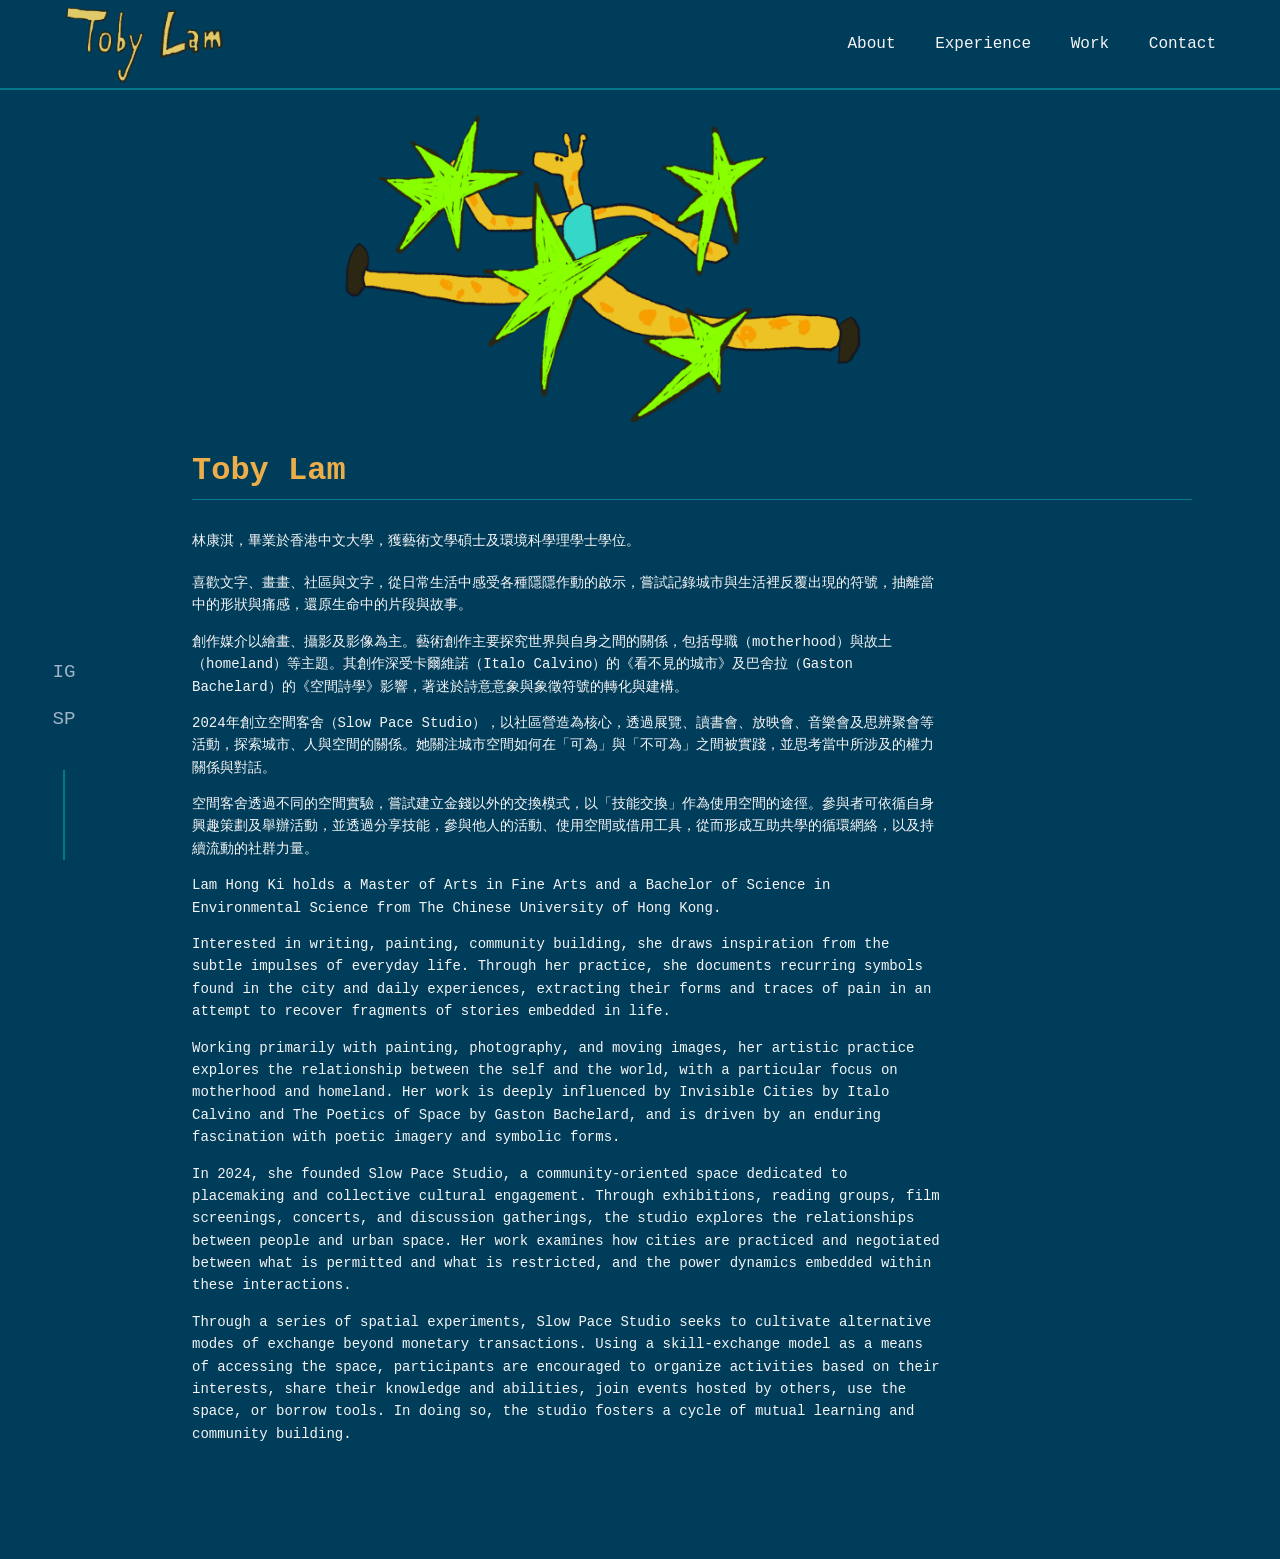
<file: index.html>
<!DOCTYPE html>
<html lang="zh-TW">
<head>
    <meta charset="UTF-8">
    <meta name="viewport" content="width=device-width, initial-scale=1.0">
    <title>Toby Lam | Portfolio</title>
    <link rel="stylesheet" href="style.css">
</head>
<body>

<!-- 頂部固定導覽列 (佔高大約 15vh) -->
<nav class="top-navbar">
    <div class="nav-logo">
        <img src="name.PNG" alt="Toby Lam" class="header-logo">
    </div>
<div class="nav-links">
        <a href="index.html">About</a>
<a href="experience.html">Experience</a>
<a href="work.html">Work</a>
<a href="contact.html">Contact</a>
    </div>
</nav>

    <!-- 左側固定社群欄 (佔寬大約 10vw) -->
    <aside class="left-sidebar">
        <div class="sidebar-icons">
            <a href="https://www.instagram.com/tubitubi86/" target="_blank" title="Instagram">IG</a>
            <a href="https://www.instagram.com/slowpace_studio/" target="_blank" title="Instagram">SP</a>
        </div>
        <div class="sidebar-line"></div>
    </aside>

    <!-- 右側主要內容區 (會避開頂部與左側的固定範圍) -->
    <div class="main-wrapper">
    <!-- Insert your photo here -->
  <div class="about-photo-container">
    <img src="i1.PNG" alt="About Me Photo" class="about-top-photo">
  </div>    
<!-- About 區塊 -->
<section id="about" class="content-section">
  <h2 class="section-title">Toby Lam</h2>
  
<div class="about-side-layout">
  <p class="fade-in-text">林康淇，畢業於香港中文大學，獲藝術文學碩士及環境科學理學士學位。</p>
</div>
    
  <p class="fade-in-text">喜歡文字、畫畫、社區與文字，從日常生活中感受各種隱隱作動的啟示，嘗試記錄城市與生活裡反覆出現的符號，抽離當中的形狀與痛感，還原生命中的片段與故事。</p>
  
  <p class="fade-in-text">創作媒介以繪畫、攝影及影像為主。藝術創作主要探究世界與自身之間的關係，包括母職（motherhood）與故土（homeland）等主題。其創作深受卡爾維諾（Italo Calvino）的《看不見的城市》及巴舍拉（Gaston Bachelard）的《空間詩學》影響，著迷於詩意意象與象徵符號的轉化與建構。</p>
  
  <p class="fade-in-text">2024年創立空間客舍（Slow Pace Studio），以社區營造為核心，透過展覽、讀書會、放映會、音樂會及思辨聚會等活動，探索城市、人與空間的關係。她關注城市空間如何在「可為」與「不可為」之間被實踐，並思考當中所涉及的權力關係與對話。</p>
  
  <p class="fade-in-text">空間客舍透過不同的空間實驗，嘗試建立金錢以外的交換模式，以「技能交換」作為使用空間的途徑。參與者可依循自身興趣策劃及舉辦活動，並透過分享技能，參與他人的活動、使用空間或借用工具，從而形成互助共學的循環網絡，以及持續流動的社群力量。</p>
  
  <p class="fade-in-text">Lam Hong Ki holds a Master of Arts in Fine Arts and a Bachelor of Science in Environmental Science from The Chinese University of Hong Kong.</p>
  
  <p class="fade-in-text">Interested in writing, painting, community building, she draws inspiration from the subtle impulses of everyday life. Through her practice, she documents recurring symbols found in the city and daily experiences, extracting their forms and traces of pain in an attempt to recover fragments of stories embedded in life.</p>
  
  <p class="fade-in-text">Working primarily with painting, photography, and moving images, her artistic practice explores the relationship between the self and the world, with a particular focus on motherhood and homeland. Her work is deeply influenced by Invisible Cities by Italo Calvino and The Poetics of Space by Gaston Bachelard, and is driven by an enduring fascination with poetic imagery and symbolic forms.</p>
  
  <p class="fade-in-text">In 2024, she founded Slow Pace Studio, a community-oriented space dedicated to placemaking and collective cultural engagement. Through exhibitions, reading groups, film screenings, concerts, and discussion gatherings, the studio explores the relationships between people and urban space. Her work examines how cities are practiced and negotiated between what is permitted and what is restricted, and the power dynamics embedded within these interactions.</p>
  
  <p class="fade-in-text">Through a series of spatial experiments, Slow Pace Studio seeks to cultivate alternative modes of exchange beyond monetary transactions. Using a skill-exchange model as a means of accessing the space, participants are encouraged to organize activities based on their interests, share their knowledge and abilities, join events hosted by others, use the space, or borrow tools. In doing so, the studio fosters a cycle of mutual learning and community building.</p>
</section>

    </div>

    <!-- 燈箱結構 -->
    <div id="lightbox" class="lightbox" onclick="closeLightbox()">
        <span class="close">&times;</span>
        <div id="lightbox-content"></div>
    </div>

    <script src="script.js"></script>
</body>
</html>
</file>
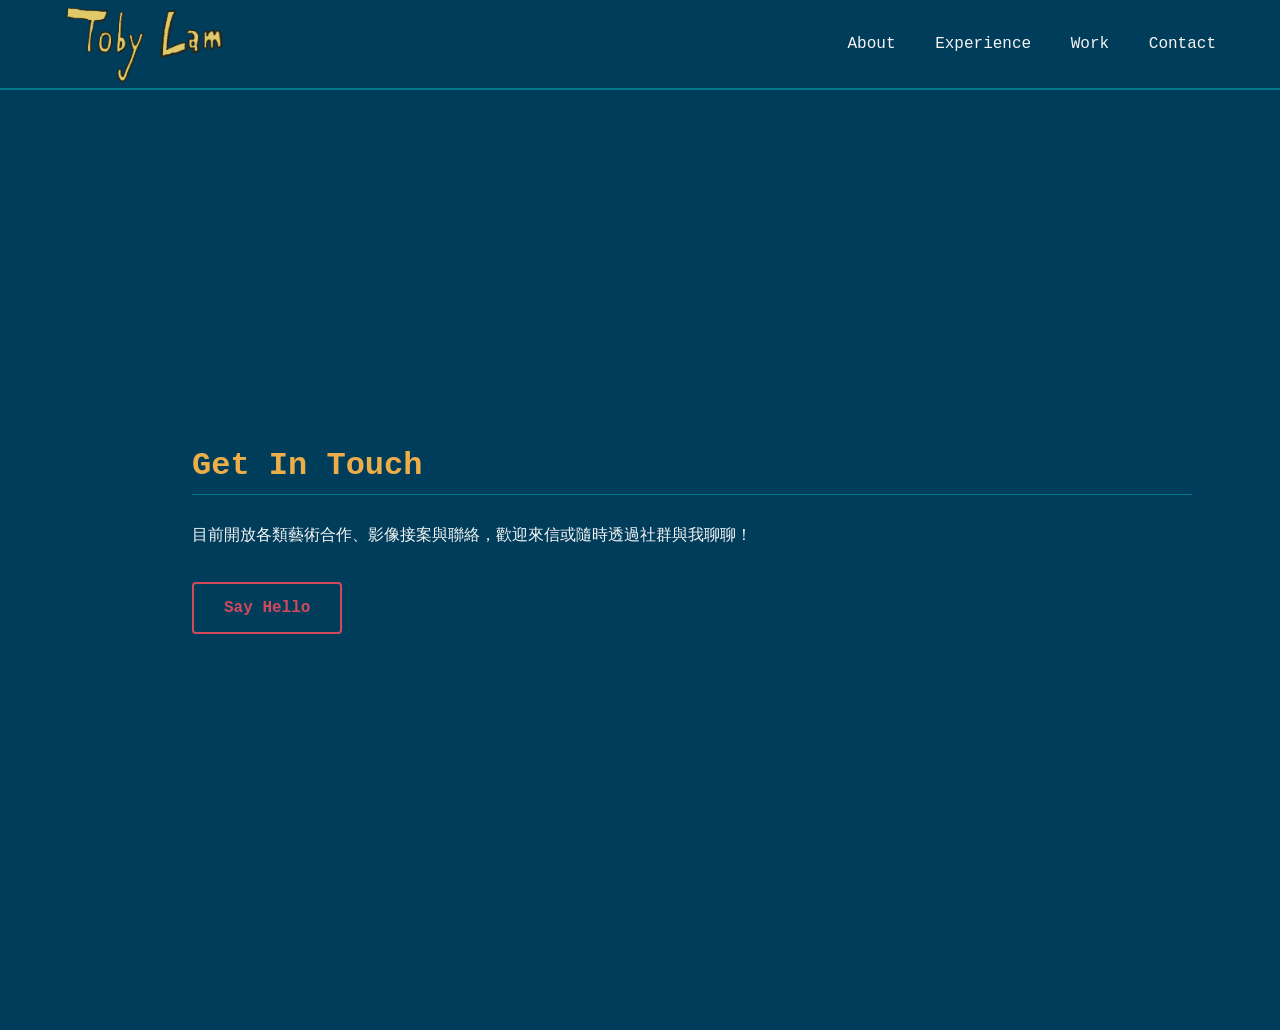
<file: contact.html>
<!DOCTYPE html>
<html lang="en">
<head>
    <meta charset="UTF-8">
    <meta name="viewport" content="width=device-width, initial-scale=1.0">
    <title>Contact | Toby</title>
    <link rel="stylesheet" href="style.css">
</head>
<body>

    <!-- 頂部固定導覽列 -->
    <nav class="top-navbar">
        <div class="nav-logo">
            <img src="name.PNG" alt="Toby Lam" class="header-logo">
        </div>
        <div class="nav-links">
            <a href="index.html">About</a>
            <a href="experience.html">Experience</a>
            <a href="work.html">Work</a>
            <a href="contact.html">Contact</a>
        </div>
    </nav>

    <!-- 聯絡區塊 -->
    <main class="main-wrapper">
        <section id="contact" class="content-section">
            <h2 class="section-title">Get In Touch</h2>
            <p>目前開放各類藝術合作、影像接案與聯絡，歡迎來信或隨時透過社群與我聊聊！</p> 
            <a href="mailto:你的Email@example.com" class="contact-btn">Say Hello</a> 
        </section>
    </main>

    <script src="script.js"></script>
</body>
</html>
</file>
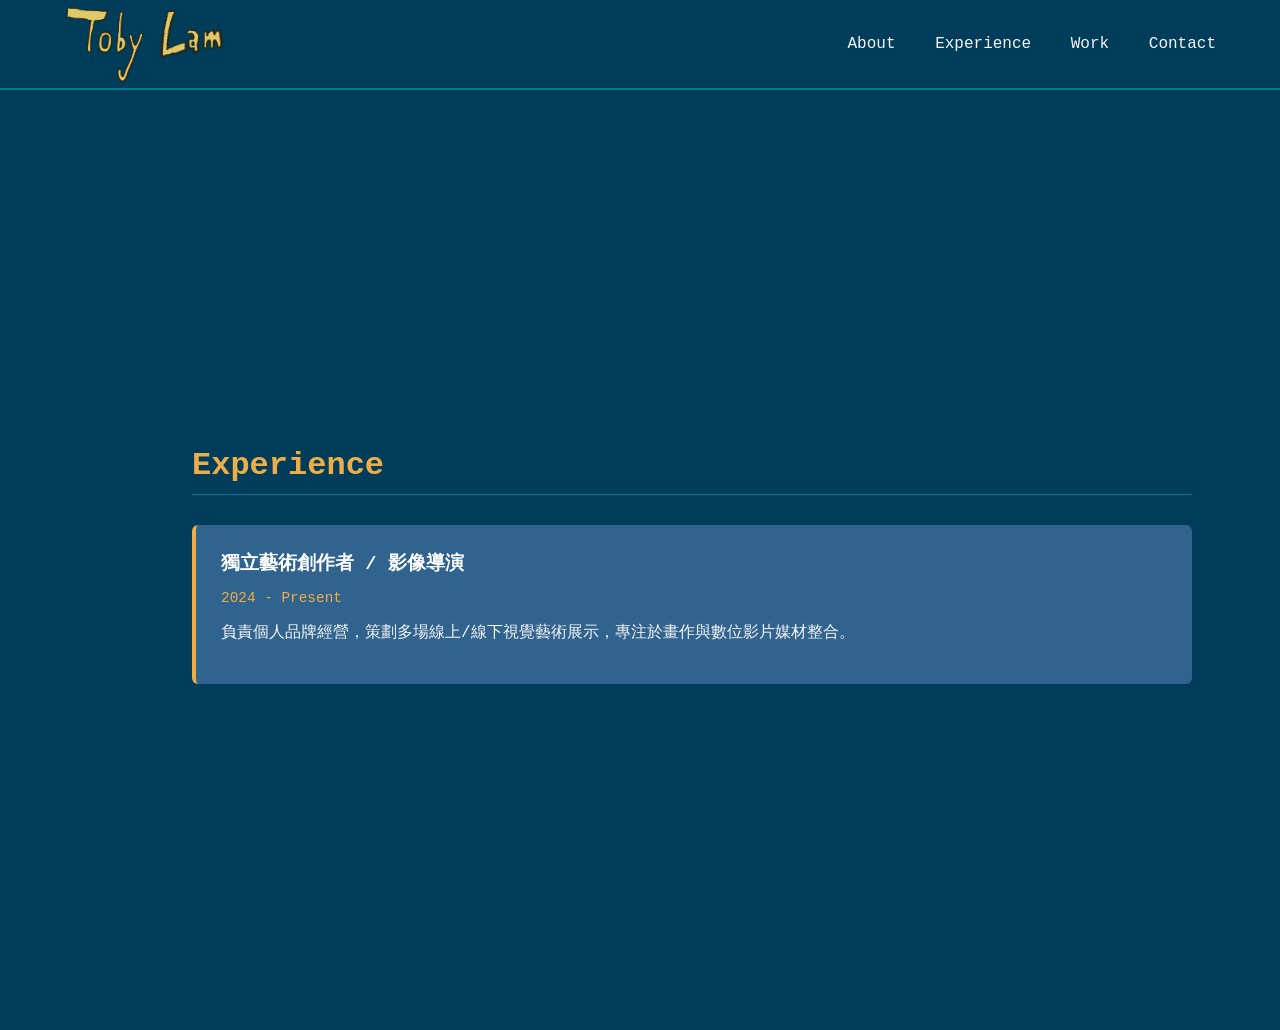
<file: experience.html>
<!DOCTYPE html>
<html lang="en">
<head>
    <meta charset="UTF-8">
    <meta name="viewport" content="width=device-width, initial-scale=1.0">
    <title>Experience | Toby</title>
    <link rel="stylesheet" href="style.css">
</head>
<body>

    <!-- 頂部固定導覽列 -->
    <nav class="top-navbar">
        <div class="nav-logo">
            <img src="name.PNG" alt="Toby Lam" class="header-logo">
        </div>
        <div class="nav-links">
            <a href="index.html">About</a>
            <a href="experience.html">Experience</a>
            <a href="work.html">Work</a>
            <a href="contact.html">Contact</a>
        </div>
    </nav>

    <!-- 內容區塊 -->
    <main class="main-wrapper">
        <section id="experience" class="content-section">
            <h2 class="section-title">Experience</h2>
            <div class="exp-card"> 
                <h3>獨立藝術創作者 / 影像導演</h3> 
                <p class="date">2024 - Present</p> 
                <p>負責個人品牌經營，策劃多場線上/線下視覺藝術展示，專注於畫作與數位影片媒材整合。</p> 
            </div> 
        </section>
    </main>

    <script src="script.js"></script>
</body>
</html>
</file>
<file: style.css>
/* 導入特製調色盤變數 */
:root {
    --bg-main: #003d5b;      /* 深海藍：大背景 */
    --bg-card: #30638e;      /* 石板藍：區塊與卡片 */
    --accent-gold: #edae49;  /* 蜂蜜金：標題與強調 */
    --accent-red: #d1495b;   /* 辣椒紅：Hover互動 */
    --accent-teal: #00798c;  /* 深孔雀綠：輔助邊框 */
    --text-light: #f5f5f5;   /* 亮白：內文字 */
    --text-muted: #a0b2c6;   /* 灰藍：次要字 */
}

/* 基礎重設 */
* {
    box-sizing: border-box;
    scroll-behavior: smooth; /* 點導覽列時會平滑滾動 */
}
body {
    font-family: "SF Mono", "Fira Code", monospace, Arial, sans-serif;
    margin: 0;
    padding: 0;
    background-color: var(--bg-main);
    color: var(--text-light);
}

/* ==================== 15% 頂部固定導覽列 ==================== */
.top-navbar {
    position: fixed;
    top: 0;
    left: 0;
    width: 100%;
    height: auto; /* 精準佔用 15% 螢幕高度 */
    background-color: rgba(0, 61, 91, 0.9); /* 半透明主色 */
    backdrop-filter: blur(10px); /* 磨砂玻璃效果 */
    display: flex;
    justify-content: space-between;
    align-items: center;
    padding: 20px 5%;
    z-index: 100;
    border-bottom: 2px solid var(--accent-teal);
}
.nav-logo {
    font-size: 1.5rem;
    font-weight: bold;
    color: var(--accent-gold);
}
.nav-links a {
    text-decoration: none;
    color: var(--text-light);
    margin-left: 30px;
    font-size: 1rem;
    transition: color 0.3s;
}
.nav-links a:hover {
    color: var(--accent-gold);
}

/* ==================== 10% 左側固定社群欄 ==================== */
.left-sidebar {
    position: fixed;
    top: 15vh; /* 從頂部導覽列下方開始算 */
    left: 0;
    width: 10vw; /* 精準佔用 10% 螢幕寬度 */
    height: 85vh;
    display: flex;
    flex-direction: column;
    align-items: center;
    justify-content: flex-end; /* 讓圖標靠下方聚集，符合 Brittany 風格 */
    padding-bottom: 40px;
    z-index: 90;
}
.sidebar-icons a {
    display: block;
    text-decoration: none;
    color: var(--text-muted);
    font-size: 1.2rem;
    margin: 25px 0;
    transition: all 0.3s;
    text-align: center;
}
.sidebar-icons a:hover {
    color: var(--accent-gold);
    transform: translateY(-5px);
}
/* 經典直拉線特效 */
.sidebar-line {
    width: 2px;
    height: 90px;
    background-color: var(--accent-teal);
    margin-top: 15px;
}

/* ==================== 主要內容包裹區 ==================== */
.main-wrapper {
    margin-top: 320px;   /* 避開頂部 15% */
    margin-left: 10vw;  /* 避開左側 10% */
    padding: 40px 5%;
}

.content-section {
    min-height: 70vh; /* 讓每個區塊有足夠的高度感 */
    padding: 60px 0;
    max-width: 1000px;
}

.section-title {
    font-size: 2rem;
    color: var(--accent-gold);
    margin-bottom: 30px;
    border-bottom: 1px solid var(--accent-teal);
    padding-bottom: 10px;
}

/* Experience 卡片樣式 */
.exp-card {
    background-color: var(--bg-card);
    padding: 25px;
    border-radius: 6px;
    border-left: 4px solid var(--accent-gold);
}
.exp-card h3 { margin: 0 0 10px 0; color: #fff; }
.exp-card .date { color: var(--accent-gold); font-size: 0.9rem; margin-bottom: 15px; }

/* ==================== 作品篩選與網格 (Work) ==================== */
.filter-menu {
    margin-bottom: 30px;
}
.filter-btn {
    background: none;
    border: 1px solid var(--accent-gold);
    color: var(--accent-gold);
    padding: 8px 16px;
    margin-right: 10px;
    border-radius: 4px;
    cursor: pointer;
    font-family: inherit;
    transition: all 0.3s;
}
.filter-btn:hover, .filter-btn.active {
    background-color: var(--accent-gold);
    color: var(--bg-main);
    font-weight: bold;
}

.gallery-container {
    display: grid;
    grid-template-columns: repeat(auto-fit, minmax(280px, 1fr));
    gap: 20px;
}
.gallery-item {
    position: relative;
    border-radius: 6px;
    overflow: hidden;
    aspect-ratio: 4 / 3;
    background-color: var(--bg-card);
    cursor: pointer;
}
.gallery-item img, .gallery-item video {
    width: 100%;
    height: 100%;
    object-fit: cover;
}
.play-icon {
    position: absolute;
    top: 50%; left: 50%; transform: translate(-50%, -50%);
    font-size: 40px; color: rgba(255,255,255,0.7); pointer-events: none;
}

/* 預覽遮罩 */
.preview-overlay {
    position: absolute;
    top: 0; left: 0; width: 100%; height: 100%;
    background-color: rgba(0, 61, 91, 0.85);
    color: var(--accent-gold);
    display: flex; align-items: center; justify-content: center;
    opacity: 0; transition: opacity 0.3s;
    font-weight: bold;
}
.gallery-item:hover .preview-overlay { opacity: 1; }
.gallery-item.hide { display: none; }

/* Contact 按鈕 */
.contact-btn {
    display: inline-block;
    padding: 15px 30px;
    border: 2px solid var(--accent-red);
    color: var(--accent-red);
    text-decoration: none;
    border-radius: 4px;
    margin-top: 20px;
    transition: all 0.3s;
    font-weight: bold;
}
.contact-btn:hover {
    background-color: var(--accent-red);
    color: #fff;
    box-shadow: 0 0 15px rgba(209, 73, 91, 0.4);
}

/* ==================== 燈箱彈出視窗 ==================== */
.lightbox {
    display: none; position: fixed; z-index: 1000;
    left: 0; top: 0; width: 100%; height: 100%;
    background-color: rgba(0, 21, 32, 0.95);
    align-items: center; justify-content: center;
}
.lightbox-active { display: flex; }
#lightbox-content img, #lightbox-content video {
    max-width: 85vw; max-height: 85vh; border-radius: 4px;
    border: 2px solid var(--accent-gold);
}
.close {
    position: absolute; top: 30px; right: 40px;
    color: var(--accent-gold); font-size: 40px; cursor: pointer;
}

/* 響應式手機板優化 */
@media (max-width: 768px) {
    .top-navbar { height: auto; }
    .nav-links { display: none; } /* 手機板暫時隱藏複雜選單 */
    .left-sidebar { display: none; } /* 手機板隱藏側邊欄避免擠壓 */
    .main-wrapper { margin-top: 260px; margin-left: 0; padding: 15px 5%; }
}
.header-logo {
  height: 5rem;
  margin: -1rem 0;         /* Absorbs the extra height to keep header spacing exactly the same */
  width: auto;
  aspect-ratio: auto;    /* Forces the browser to look at the source image file dimensions */
  object-fit: contain;   /* Scaled image will maintain its aspect ratio inside its box */
  vertical-align: middle;
}
/* ==================== About Me Photo Sizing ==================== */
.about-photo-container {
  width: 100%;
  max-width: 600px;       /* Restricts the photo from becoming too giant */
  margin: -300px auto -100px 10%;  /* Aligns it nicely to the left with space below it */
  text-align: left;
  box-shadow: none;       /* REMOVES the visible outer box/shadow lines completely */
  background: transparent;       /* Ensures no background container elements are visible */
  border: none !important;
}

.about-top-photo {
  width: 100%;            /* Forces the image to fit perfectly inside the 350px limits */
  height: auto;           /* Maintains original aspect ratio so it doesn't distort */
  box-shadow: none !important;  /* Removes the shadow that was forming a visible box */
  border: none !important;      /* Removes any ghost outline borders */
  border-radius: 0px;           /* Removes corner rounding so no empty frame artifacts show up */
  margin: 0 auto;           /* Guarantees the image element centers inside the container */
}
#about p {
  font-size: 14px; /* Default is usually 16px. You can adjust this number lower if needed */
  line-height: 1.6; /* Keeps the spacing between lines looking clean and readable */
  max-width: 750px;
}
/* ==================== Side-by-Side Paragraph Layout (Hidden/Removed) ==================== */
.about-side-layout {
  display: block; /* Disables flexbox layout */
  max-width: 900px;
  margin: 20px 0;
}

.side-photo {
  display: none !important; /* Completely hides the side photos */
}

.side-text {
  width: 100% !important; /* Expands the text to full width */
  margin: 0 !important;
}
/* 1. Define the gradual appear (fade-in) animation */
@keyframes gradualAppear {
  from {
    opacity: 0;
    transform: translateY(10px); /* Gives it a slight, elegant upward movement */
  }
  to {
    opacity: 1;
    transform: translateY(0);
  }
}

/* 2. Create the class to attach to your text */
.fade-in-text {
  opacity: 0; /* Starts completely invisible */
  animation: gradualAppear 1.5s ease-out forwards; /* 1.5s controls how slow it appears */
}
</file>
